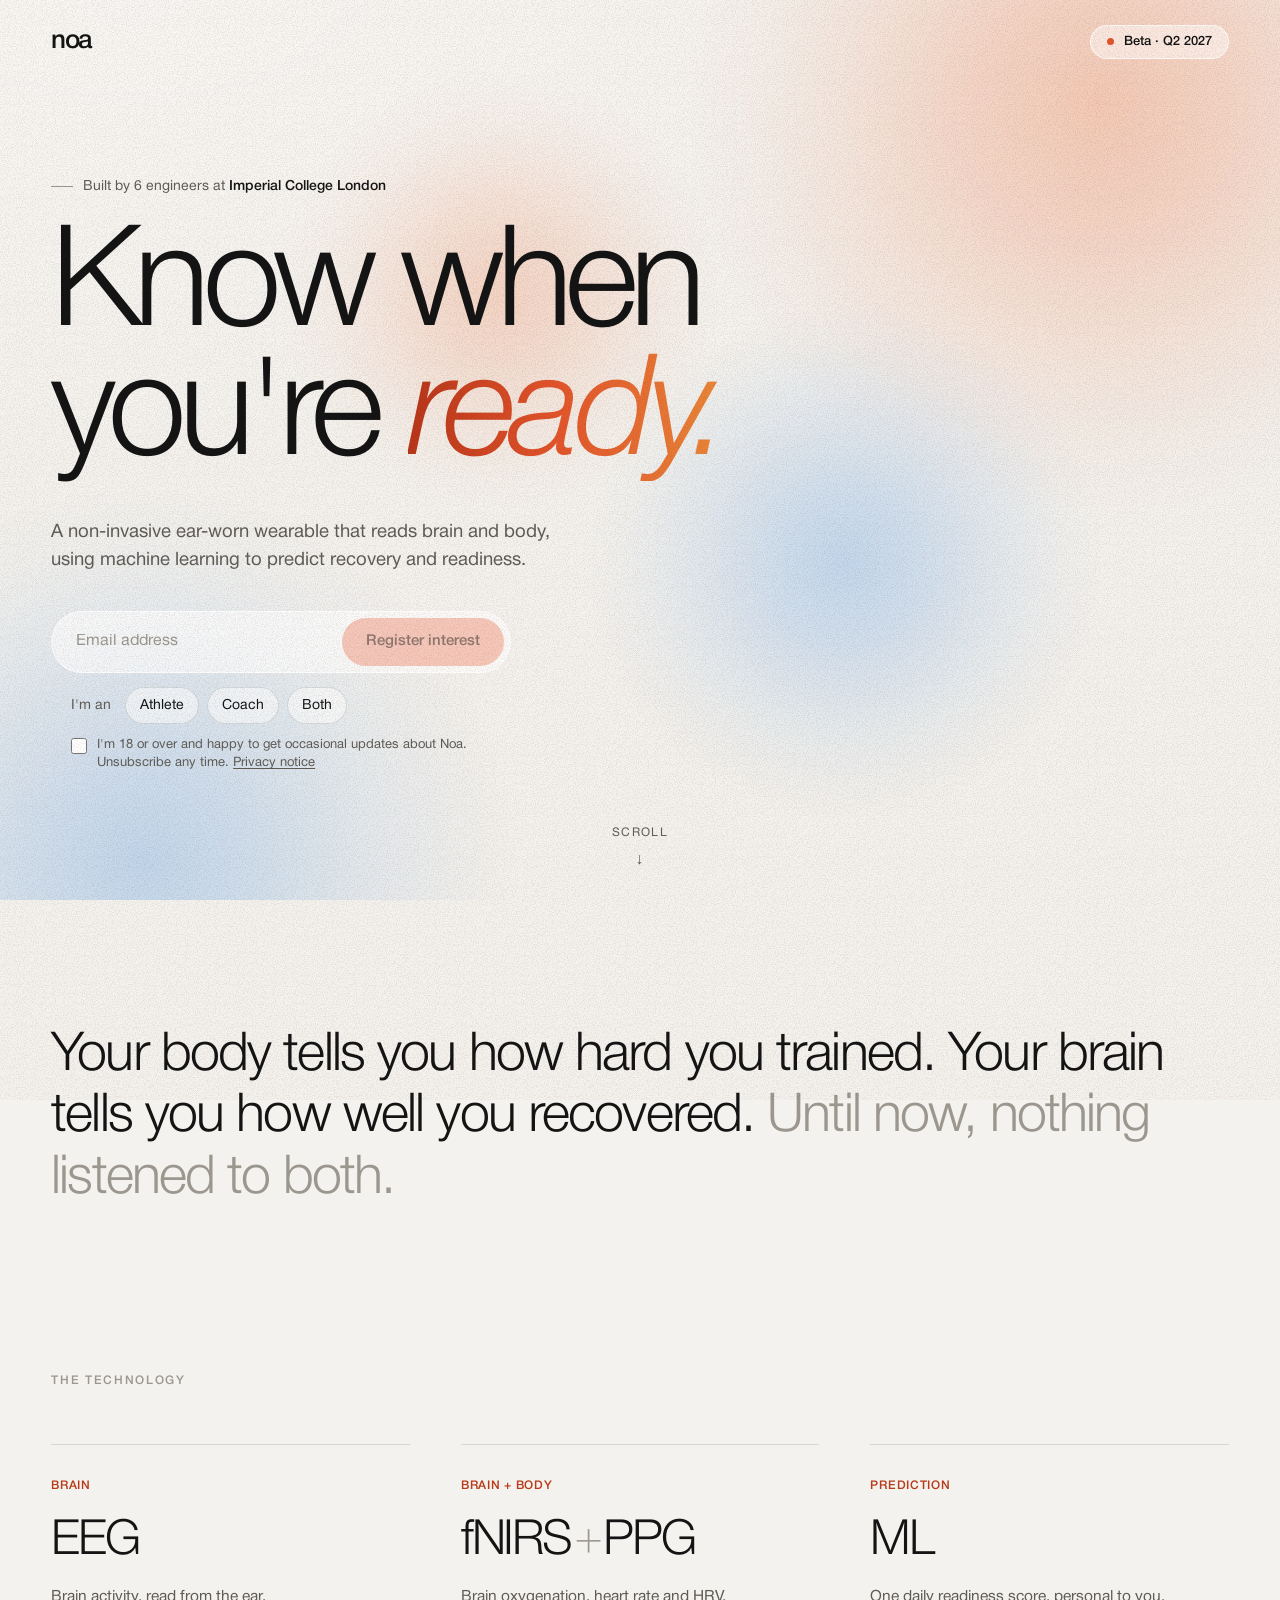
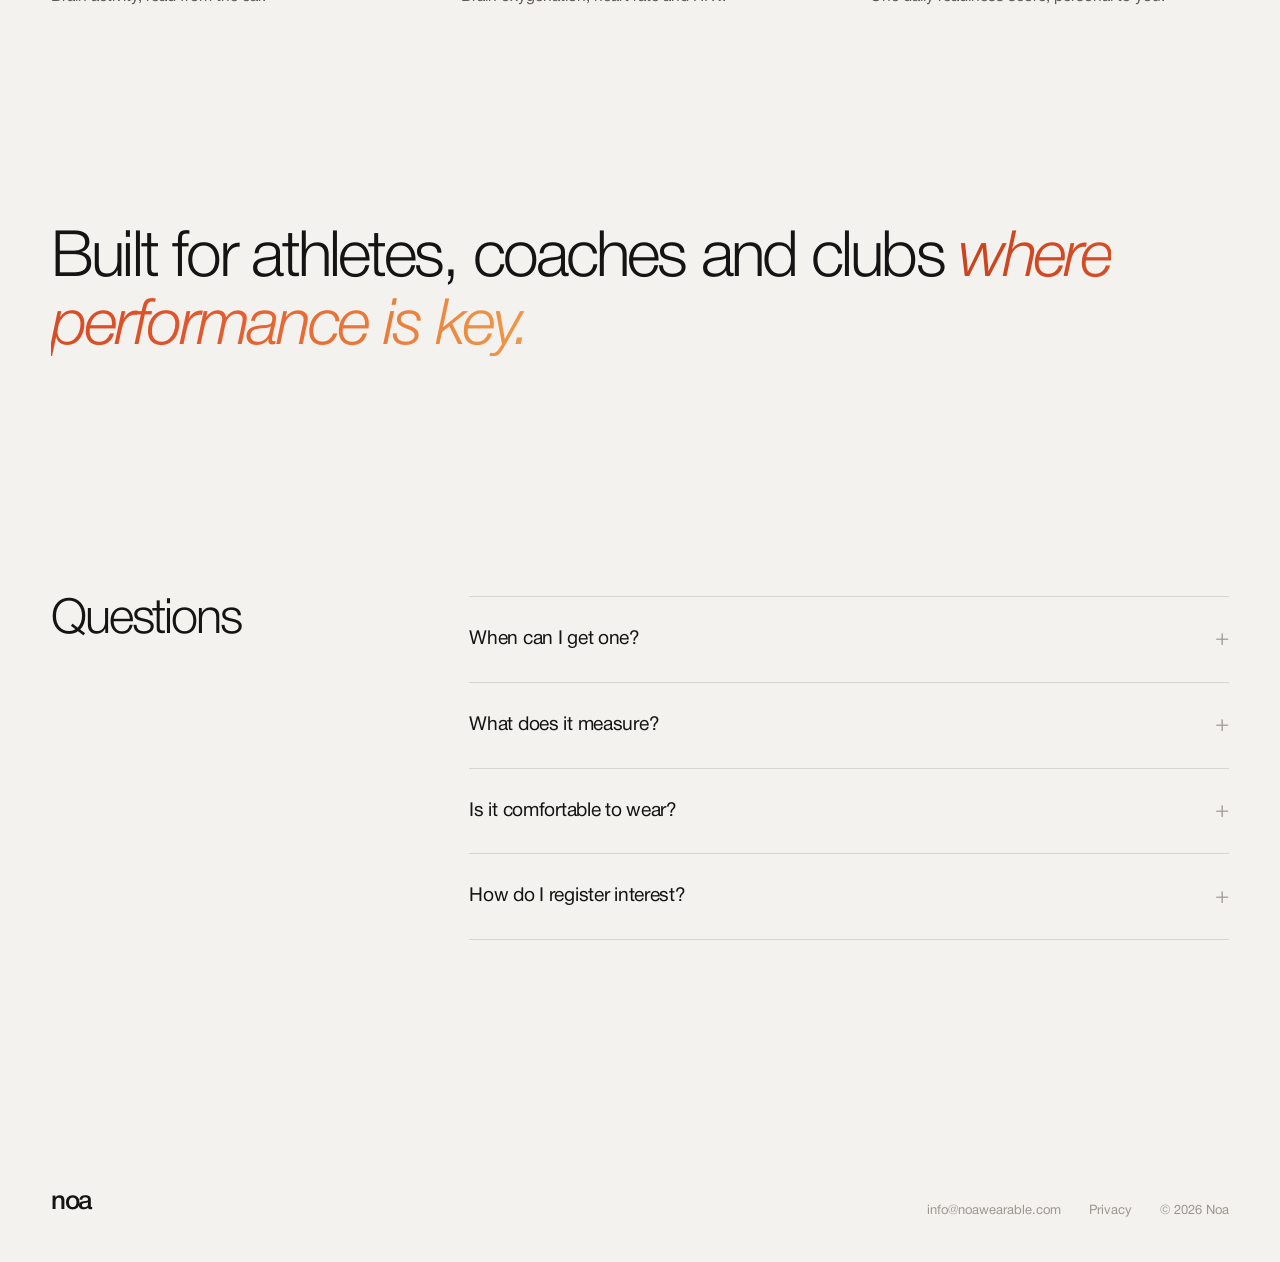
<file: index.html>
<!DOCTYPE html>
<html lang="en">
<head>
  <meta charset="UTF-8" />
  <meta name="viewport" content="width=device-width, initial-scale=1.0" />
  <title>Noa — Recovery & readiness, read from the ear</title>
  <meta name="description" content="Noa is a non-invasive ear-worn wearable that uses machine learning to predict recovery and readiness by combining brain and body signals. Built first for elite sport. Beta Q2 2027." />
  <meta name="theme-color" content="#f4f2ee" />
  <link rel="preload" href="fonts/HelveticaNeueLight.otf" as="font" type="font/otf" crossorigin />
  <link rel="preload" href="fonts/HelveticaNeueRoman.otf" as="font" type="font/otf" crossorigin />
  <link rel="stylesheet" href="styles.css?v=10" />
</head>
<body>

  <div class="grain" aria-hidden="true"></div>

  <!-- Soft gradient field (two soft colours only) -->
  <div class="field" aria-hidden="true">
    <!--
      Optional: swap the gradient for a slow, muted loop.
      <video class="field__video" autoplay muted loop playsinline poster="poster.jpg">
        <source src="hero.mp4" type="video/mp4" />
      </video>
    -->
    <div class="orb orb--a"></div>
    <div class="orb orb--b"></div>
    <div class="orb orb--c"></div>
    <div class="orb orb--d"></div>
  </div>

  <!-- Liquid-glass layer: soft frosted panes that slowly morph over the gradient -->
  <div class="glass" aria-hidden="true">
    <div class="pane pane--1"></div>
    <div class="pane pane--2"></div>
    <div class="pane pane--3"></div>
  </div>

  <!-- ============ NAV ============ -->
  <header class="nav">
    <a href="#top" class="logo" aria-label="Noa home">noa</a>
    <span class="pill"><i></i>Beta · Q2 2027</span>
  </header>

  <main id="top">

    <!-- ============ SCREEN 1 — HERO ============ -->
    <section class="hero">
      <div class="hero__inner">
        <p class="hero__team reveal"><span>Built by 6 engineers at <strong>Imperial College London</strong></span></p>
        <h1 class="hero__title reveal">Know when<br />you're <em>ready.</em></h1>

        <p class="hero__sub reveal">
          A non-invasive ear-worn wearable that reads brain and body,
          using machine learning to predict recovery and readiness.
        </p>

        <div class="signup reveal" id="join">
          <form id="betaForm" novalidate>
            <div class="form">
              <label for="email" class="sr-only">Email address</label>
              <input id="email" name="email" type="email" placeholder="Email address" autocomplete="email" required maxlength="254" />
              <button type="submit" class="btn">Register interest</button>
            </div>

            <fieldset class="choice" id="roleGroup">
              <legend>I'm an</legend>
              <label><input type="radio" name="role" value="athlete" required /><span>Athlete</span></label>
              <label><input type="radio" name="role" value="coach" /><span>Coach</span></label>
              <label><input type="radio" name="role" value="both" /><span>Both</span></label>
            </fieldset>

            <label class="consent">
              <input type="checkbox" name="consent" id="consent" />
              <span>I'm 18 or over and happy to get occasional updates about Noa. Unsubscribe any time. <a href="/privacy.html" target="_blank" rel="noopener">Privacy notice</a></span>
            </label>

            <!-- Honeypot: hidden from people, bots fill it in -->
            <div class="hp" aria-hidden="true">
              <label for="company">Company</label>
              <input id="company" name="company" type="text" tabindex="-1" autocomplete="off" />
            </div>
          </form>

          <div class="thanks" id="thanks" hidden tabindex="-1">
            <p class="thanks__title">You're on the list.</p>
            <p class="thanks__text">We'll email you as Noa develops. No spam, and you can leave any time.</p>
            <a class="btn btn--ghost" id="surveyLink" href="#" target="_blank" rel="noopener" hidden>Help shape Noa: 3 minute survey</a>
          </div>

          <p class="form__msg" id="formMsg" role="status" aria-live="polite"></p>
        </div>
      </div>

      <a href="#tech" class="hero__more reveal" aria-label="Scroll to technology">
        <span>Scroll</span>
        <span class="arrow">↓</span>
      </a>
    </section>

    <!-- ============ SCREEN 2 — WHY + TECH + TEAM ============ -->
    <section class="tech" id="tech">

      <p class="why reveal">
        Your body tells you how hard you trained. Your brain tells you how well you recovered.
        <span>Until now, nothing listened to both.</span>
      </p>

      <p class="label reveal">The technology</p>
      <div class="cols">
        <article class="col reveal">
          <span class="col__tag">Brain</span>
          <h2 class="col__title">EEG</h2>
          <p>Brain activity, read from the ear.</p>
        </article>
        <article class="col reveal">
          <span class="col__tag">Brain + body</span>
          <h2 class="col__title">fNIRS<span class="plus">+</span>PPG</h2>
          <p>Brain oxygenation, heart rate and HRV.</p>
        </article>
        <article class="col reveal">
          <span class="col__tag">Prediction</span>
          <h2 class="col__title">ML</h2>
          <p>One daily readiness score, personal to you.</p>
        </article>
      </div>

      <p class="tagline reveal">
        Built for athletes, coaches and clubs
        <span>where performance is key.</span>
      </p>
    </section>

    <!-- ============ SCREEN 3 — FAQ + BACKERS ============ -->
    <section class="end" id="faq">
      <div class="faq">
        <h2 class="faq__title reveal">Questions</h2>
        <div class="faq__list">
          <details class="reveal">
            <summary>When can I get one?</summary>
            <p>The private beta opens in Q2 2027 for a small group of teams and athletes.</p>
          </details>
          <details class="reveal">
            <summary>What does it measure?</summary>
            <p>Brain activity (EEG), brain oxygenation (fNIRS), and heart rate and HRV (PPG).</p>
          </details>
          <details class="reveal">
            <summary>Is it comfortable to wear?</summary>
            <p>It's designed to sit in/around the ear like an earbud. No straps, no headset.</p>
          </details>
          <details class="reveal">
            <summary>How do I register interest?</summary>
            <p><a href="#join">Leave your email at the top of the page.</a> We'll send occasional updates and get in touch when the beta opens.</p>
          </details>
        </div>
      </div>

      <footer class="foot reveal">
        <span class="logo">noa</span>
        <p class="foot__meta">
          <a href="mailto:info@noawearable.com"> info@noawearable.com </a>
          <a href="/privacy.html">Privacy</a>
          <span>© <span id="year"></span> Noa</span>
        </p>
      </footer>
    </section>
  </main>

  <script src="script.js?v=10"></script>
</body>
</html>
</file>
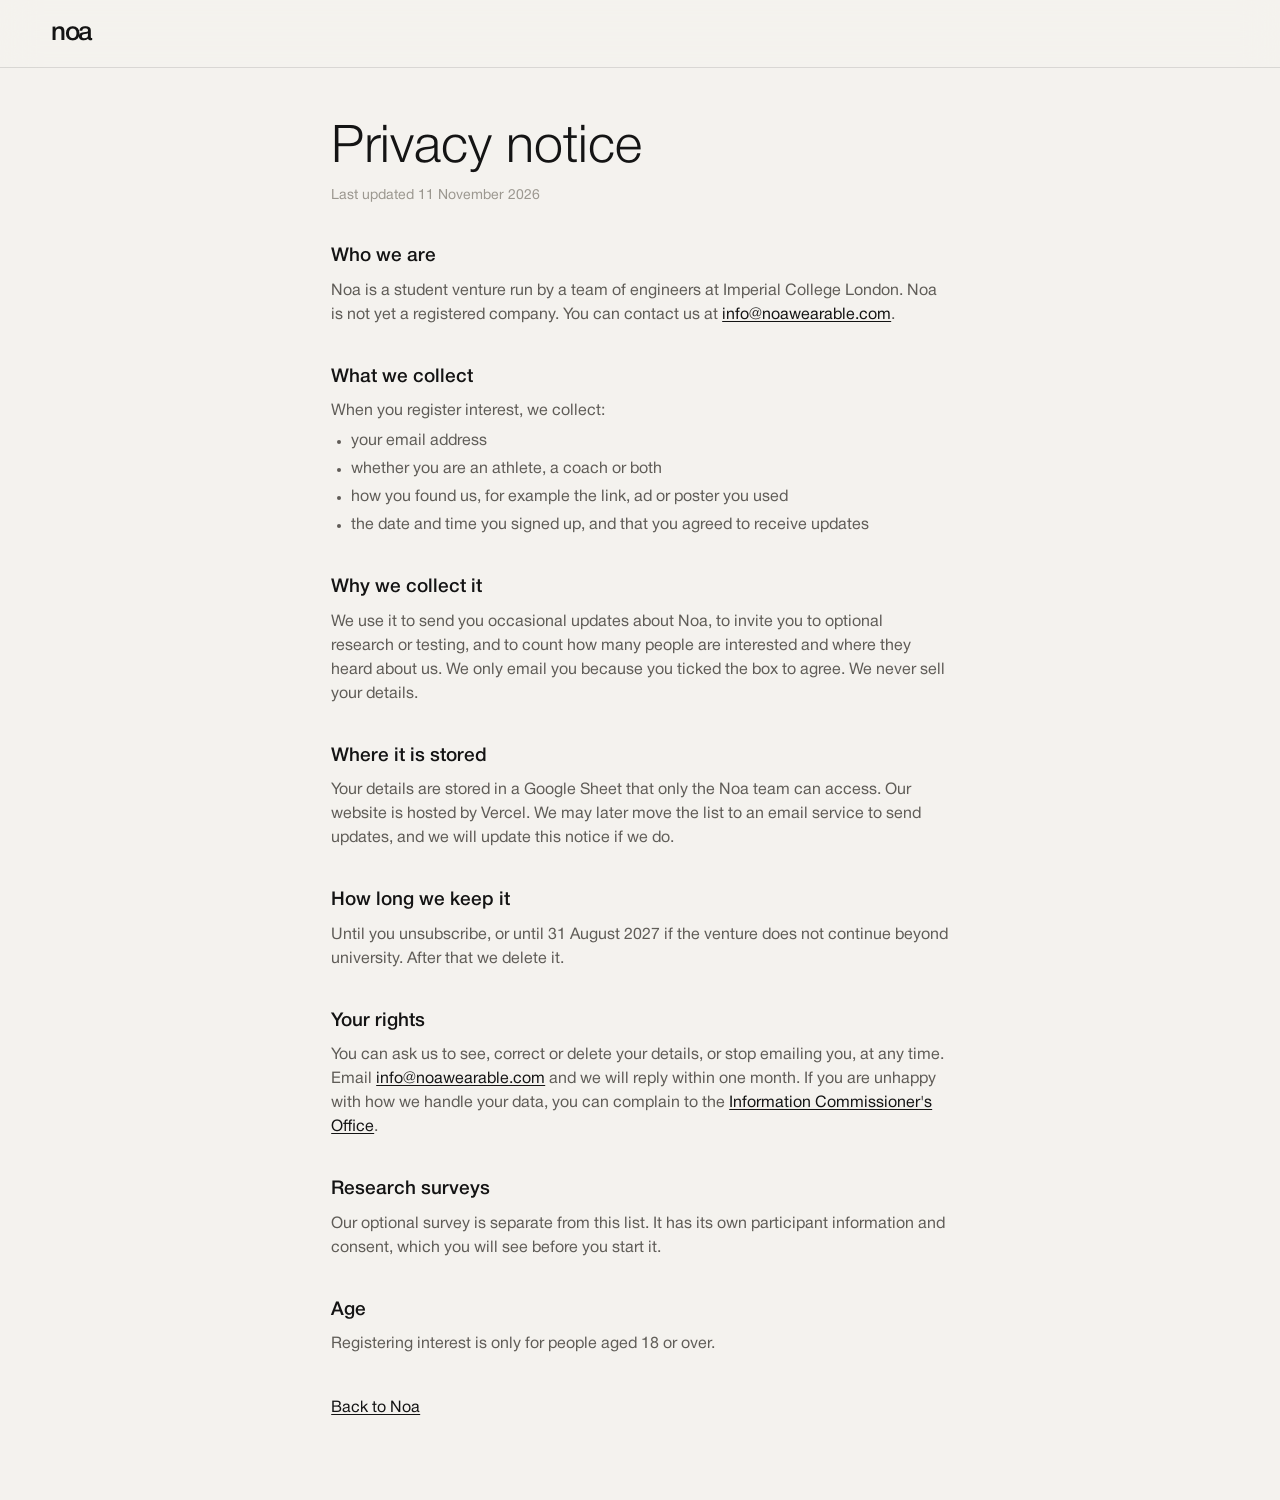
<file: privacy.html>
<!DOCTYPE html>
<html lang="en">
<head>
  <meta charset="UTF-8" />
  <meta name="viewport" content="width=device-width, initial-scale=1.0" />
  <title>Privacy notice · Noa</title>
  <meta name="robots" content="noindex" />
  <link rel="stylesheet" href="styles.css?v=10" />
  <style>
    .legal { max-width: 720px; margin: 0 auto; padding: 120px var(--pad) 80px; }
    .legal h1 { font-size: clamp(34px, 5vw, 52px); font-weight: 300; line-height: 1.1; margin-bottom: 8px; }
    .legal h2 { font-size: 19px; font-weight: 500; margin: 36px 0 8px; }
    .legal p, .legal li { color: var(--ink-2); font-size: 16px; }
    .legal ul { padding-left: 20px; margin-top: 6px; }
    .legal li { margin-bottom: 4px; }
    .legal a { text-decoration: underline; text-underline-offset: 2px; color: var(--ink); }
    .legal .updated { font-size: 14px; color: var(--ink-3); }
  </style>
</head>
<body>
  <header class="nav is-scrolled">
    <a href="/" class="logo" aria-label="Noa home">noa</a>
  </header>

  <main class="legal">
    <h1>Privacy notice</h1>
    <p class="updated">Last updated 11 November 2026</p>

    <h2>Who we are</h2>
    <p>Noa is a student venture run by a team of engineers at Imperial College London. Noa is not yet a registered company. You can contact us at <a href="mailto:info@noawearable.com">info@noawearable.com</a>.</p>

    <h2>What we collect</h2>
    <p>When you register interest, we collect:</p>
    <ul>
      <li>your email address</li>
      <li>whether you are an athlete, a coach or both</li>
      <li>how you found us, for example the link, ad or poster you used</li>
      <li>the date and time you signed up, and that you agreed to receive updates</li>
    </ul>

    <h2>Why we collect it</h2>
    <p>We use it to send you occasional updates about Noa, to invite you to optional research or testing, and to count how many people are interested and where they heard about us. We only email you because you ticked the box to agree. We never sell your details.</p>

    <h2>Where it is stored</h2>
    <p>Your details are stored in a Google Sheet that only the Noa team can access. Our website is hosted by Vercel. We may later move the list to an email service to send updates, and we will update this notice if we do.</p>

    <h2>How long we keep it</h2>
    <p>Until you unsubscribe, or until 31 August 2027 if the venture does not continue beyond university. After that we delete it.</p>

    <h2>Your rights</h2>
    <p>You can ask us to see, correct or delete your details, or stop emailing you, at any time. Email <a href="mailto:info@noawearable.com">info@noawearable.com</a> and we will reply within one month. If you are unhappy with how we handle your data, you can complain to the <a href="https://ico.org.uk/make-a-complaint/" target="_blank" rel="noopener">Information Commissioner's Office</a>.</p>

    <h2>Research surveys</h2>
    <p>Our optional survey is separate from this list. It has its own participant information and consent, which you will see before you start it.</p>

    <h2>Age</h2>
    <p>Registering interest is only for people aged 18 or over.</p>

    <p style="margin-top: 40px"><a href="/">Back to Noa</a></p>
  </main>
</body>
</html>
</file>
<file: styles.css>
/* =========================================================
   Fonts — local Helvetica Neue
   ========================================================= */
@font-face { font-family: "HN"; src: url("fonts/HelveticaNeueThin.otf") format("opentype"); font-weight: 200; font-display: swap; }
@font-face { font-family: "HN"; src: url("fonts/HelveticaNeueLight.otf") format("opentype"); font-weight: 300; font-display: swap; }
@font-face { font-family: "HN"; src: url("fonts/HelveticaNeueRoman.otf") format("opentype"); font-weight: 400; font-display: swap; }
@font-face { font-family: "HN"; src: url("fonts/HelveticaNeueMedium.otf") format("opentype"); font-weight: 500; font-display: swap; }
@font-face { font-family: "HN"; src: url("fonts/HelveticaNeueLightItalic.otf") format("opentype"); font-weight: 300; font-style: italic; font-display: swap; }

/* =========================================================
   Palette — two soft colours + one accent
   ========================================================= */
:root {
  --mist:   #bfd5ec;   /* soft 1 — cool, calm (brain)      */
  --blush:  #f2c3ad;   /* soft 2 — warm, human (body)      */
  --signal: #e2542b;   /* accent — retro orange-red "ready" signal */
  --signal-ink: #b73b18; /* same hue, deeper: small text on light bg */

  --bg:    #f4f2ee;
  --ink:   #141414;
  --ink-2: #5f5c57;
  --ink-3: #9b978f;
  --line:  rgba(20, 20, 20, 0.12);

  --pad: clamp(20px, 4vw, 56px);
  --max: 1320px;
  --ease: cubic-bezier(0.22, 1, 0.36, 1);
  --font: "HN", "Helvetica Neue", Helvetica, Arial, sans-serif;
}

/* =========================================================
   Base
   ========================================================= */
*, *::before, *::after { box-sizing: border-box; margin: 0; padding: 0; }
html { scroll-behavior: smooth; -webkit-text-size-adjust: 100%; }
body {
  font-family: var(--font);
  background: var(--bg);
  color: var(--ink);
  font-size: 17px; line-height: 1.5;
  -webkit-font-smoothing: antialiased;
  -moz-osx-font-smoothing: grayscale;
  overflow-x: hidden;
}
a { color: inherit; text-decoration: none; }
::selection { background: var(--signal); color: #fff; }
[hidden] { display: none !important; }
.sr-only { position: absolute; width: 1px; height: 1px; overflow: hidden; clip: rect(0 0 0 0); white-space: nowrap; }

/* Film grain: warm sepia specks on a transparent base, multiplied into the
   colours beneath so they tint with the page rather than sit on top. Jitters at
   ~12fps like projected film. The layer is oversized and only its transform
   moves, so it stays on the compositor and never repaints. Tune strength with
   opacity. */
.grain {
  position: fixed; inset: -200px; z-index: 100; pointer-events: none; opacity: 0.15;
  mix-blend-mode: multiply;
  background-image: url("data:image/svg+xml;utf8,<svg xmlns='http://www.w3.org/2000/svg' width='220' height='220'><filter id='n' x='0' y='0'><feTurbulence type='fractalNoise' baseFrequency='0.9' numOctaves='2' stitchTiles='stitch'/><feColorMatrix type='matrix' values='0 0 0 0 0.35  0 0 0 0 0.22  0 0 0 0 0.15  4 0 0 0 -1.8'/></filter><rect width='100%' height='100%' filter='url(%23n)'/></svg>");
  will-change: transform;
  animation: grain 0.8s steps(1) infinite;
}
@keyframes grain {
  0%   { transform: translate(0, 0); }
  10%  { transform: translate(-63px, 41px); }
  20%  { transform: translate(87px, -112px); }
  30%  { transform: translate(-128px, -27px); }
  40%  { transform: translate(34px, 139px); }
  50%  { transform: translate(-91px, -76px); }
  60%  { transform: translate(152px, 58px); }
  70%  { transform: translate(-17px, -143px); }
  80%  { transform: translate(119px, 96px); }
  90%  { transform: translate(-146px, 12px); }
}

/* =========================================================
   Gradient field — fixed behind the whole page
   ========================================================= */
.field {
  position: fixed; inset: 0; z-index: -1; overflow: hidden;
  /* no filter: blur() here — the orbs are already soft radial gradients, and a
     full-screen blur over animated children gets recomputed every frame */
  will-change: transform;
}
/* =========================================================
   Liquid glass — very soft frosted panes over the gradient
   ========================================================= */
.glass {
  position: fixed; inset: 0; z-index: -1; overflow: hidden; pointer-events: none;
  /* whole-page frost: a faint milky veil with a soft top-left sheen */
  background:
    radial-gradient(120% 80% at 10% 0%, rgba(255, 255, 255, 0.28), transparent 55%),
    linear-gradient(180deg, rgba(255, 255, 255, 0.10), rgba(255, 255, 255, 0.04));
}
.pane {
  position: absolute;
  /* no backdrop-filter: blurring an already-soft gradient was invisible but
     costly; the masked white sheen alone gives the frost */
  background: linear-gradient(135deg, rgba(255, 255, 255, 0.10) 0%, rgba(255, 255, 255, 0.02) 60%, rgba(255, 255, 255, 0.05) 100%);
  opacity: 0.6;
  /* long, gradual feather: no visible edge, the frost just fades in and out */
  -webkit-mask-image: radial-gradient(farthest-side, #000 25%, rgba(0, 0, 0, 0.45) 60%, transparent 100%);
  mask-image: radial-gradient(farthest-side, #000 25%, rgba(0, 0, 0, 0.45) 60%, transparent 100%);
  /* transform-only animation stays on the compositor (animating border-radius
     forced a repaint every frame) */
  will-change: transform;
}
.pane--1 {
  width: 46vmax; height: 40vmax; right: -8vmax; top: -6vmax;
  border-radius: 42% 58% 63% 37% / 41% 44% 56% 59%;
  animation: float1 30s ease-in-out infinite;
}
.pane--2 {
  width: 38vmax; height: 34vmax; left: -10vmax; bottom: -8vmax;
  border-radius: 61% 39% 45% 55% / 52% 61% 39% 48%;
  animation: float2 34s ease-in-out infinite;
}
.pane--3 {
  width: 22vmax; height: 20vmax; left: 46vw; top: 52vh;
  border-radius: 50% 50% 38% 62% / 58% 42% 58% 42%;
  opacity: 0.4;
  animation: float3 24s ease-in-out infinite;
}
@keyframes float1 { 50% { transform: translate(-6vw, 8vh) rotate(8deg); } }
@keyframes float2 { 50% { transform: translate(7vw, -6vh) rotate(-10deg); } }
@keyframes float3 { 50% { transform: translate(-12vw, -10vh) rotate(14deg) scale(1.1); } }

@media (max-width: 760px) {
  .pane--3 { display: none; }
}

.field__video { position: absolute; inset: 0; width: 100%; height: 100%; object-fit: cover; }
.orb { position: absolute; border-radius: 50%; will-change: transform; }
.orb--a {
  width: 64vmax; height: 64vmax; right: -18vmax; top: -24vmax;
  background: radial-gradient(circle, var(--blush) 0%, color-mix(in srgb, var(--blush) 70%, transparent) 22%, color-mix(in srgb, var(--blush) 30%, transparent) 45%, color-mix(in srgb, var(--blush) 8%, transparent) 62%, transparent 72%);
  animation: driftA 16s ease-in-out infinite;
}
.orb--b {
  width: 58vmax; height: 58vmax; left: -18vmax; bottom: -26vmax;
  background: radial-gradient(circle, var(--mist) 0%, color-mix(in srgb, var(--mist) 70%, transparent) 22%, color-mix(in srgb, var(--mist) 30%, transparent) 45%, color-mix(in srgb, var(--mist) 8%, transparent) 62%, transparent 72%);
  animation: driftB 19s ease-in-out infinite;
}
.orb--c {
  width: 40vmax; height: 40vmax; right: 14vw; top: 34vh;
  background: radial-gradient(circle, var(--mist) 0%, color-mix(in srgb, var(--mist) 70%, transparent) 22%, color-mix(in srgb, var(--mist) 30%, transparent) 45%, color-mix(in srgb, var(--mist) 8%, transparent) 62%, transparent 72%);
  animation: driftC 14s ease-in-out infinite;
}
.orb--d {
  width: 34vmax; height: 34vmax; left: 22vw; top: 8vh;
  background: radial-gradient(circle, var(--blush) 0%, color-mix(in srgb, var(--blush) 70%, transparent) 22%, color-mix(in srgb, var(--blush) 30%, transparent) 45%, color-mix(in srgb, var(--blush) 8%, transparent) 62%, transparent 72%);
  opacity: 0.75;
  animation: driftD 21s ease-in-out infinite;
}
/* looping orbital paths: always moving, never snapping back */
@keyframes driftA {
  0%, 100% { transform: translate(0, 0) scale(1); }
  33%      { transform: translate(-18vw, 14vh) scale(1.15); }
  66%      { transform: translate(-6vw, 26vh) scale(0.92); }
}
@keyframes driftB {
  0%, 100% { transform: translate(0, 0) scale(1); }
  33%      { transform: translate(20vw, -10vh) scale(1.12); }
  66%      { transform: translate(8vw, -24vh) scale(0.9); }
}
@keyframes driftC {
  0%, 100% { transform: translate(0, 0) scale(1); }
  50%      { transform: translate(-28vw, -14vh) scale(1.2); }
}
@keyframes driftD {
  0%, 100% { transform: translate(0, 0) scale(1); }
  50%      { transform: translate(30vw, 30vh) scale(0.85); }
}

/* =========================================================
   Nav
   ========================================================= */
.nav {
  position: fixed; top: 0; left: 0; right: 0; z-index: 50;
  display: flex; align-items: center; justify-content: space-between;
  padding: 22px var(--pad);
}
.nav { transition: background 0.4s, border-color 0.4s, padding 0.4s var(--ease); border-bottom: 1px solid transparent; }
.nav.is-scrolled {
  padding-top: 14px; padding-bottom: 14px;
  background: rgba(244, 242, 238, 0.7);
  backdrop-filter: blur(18px) saturate(1.3); -webkit-backdrop-filter: blur(18px) saturate(1.3);
  border-color: var(--line);
}
.logo { font-size: 26px; font-weight: 500; letter-spacing: -0.06em; }

.pill {
  display: inline-flex; align-items: center; gap: 10px;
  height: 34px; padding: 0 16px;
  border-radius: 999px;
  background: rgba(255, 255, 255, 0.5);
  border: 1px solid rgba(255, 255, 255, 0.8);
  backdrop-filter: blur(12px); -webkit-backdrop-filter: blur(12px);
  font-size: 13px; font-weight: 500;
}
.pill i {
  width: 7px; height: 7px; border-radius: 50%; background: var(--signal);
  box-shadow: 0 0 0 0 rgba(226, 84, 43, 0.5);
  animation: ping 2s ease-out infinite;
}
@keyframes ping { to { box-shadow: 0 0 0 9px rgba(226, 84, 43, 0); } }

/* =========================================================
   Screen 1 — Hero
   ========================================================= */
.hero {
  min-height: 100svh;
  display: flex; flex-direction: column; justify-content: center;
  padding: 110px var(--pad) 32px;
  position: relative;
}
.hero__inner { max-width: var(--max); width: 100%; margin: 0 auto; }

.hero__title {
  font-size: clamp(58px, 11vw, 176px);
  font-weight: 300;
  letter-spacing: -0.055em;
  line-height: 0.92;
  margin-bottom: 36px;
}
.hero__title em {
  font-style: italic; padding-right: 0.06em;
  background: linear-gradient(90deg, #b8361a, var(--signal) 45%, #ea8a3a);
  -webkit-background-clip: text; background-clip: text; color: transparent;
}

.hero__sub {
  max-width: 540px;
  font-size: clamp(17px, 1.45vw, 20px);
  color: var(--ink-2);
  margin-bottom: 36px;
}

.form {
  display: flex; gap: 6px; max-width: 460px;
  padding: 6px; border-radius: 999px;
  background: rgba(255, 255, 255, 0.6);
  border: 1px solid rgba(255, 255, 255, 0.9);
  backdrop-filter: blur(14px); -webkit-backdrop-filter: blur(14px);
  transition: box-shadow 0.3s;
}
.form:focus-within { box-shadow: 0 0 0 3px rgba(226, 84, 43, 0.18); }
.form input {
  flex: 1; min-width: 0; border: 0; outline: none; background: transparent;
  padding: 0 18px; font: 400 16px var(--font); color: var(--ink);
}
.form input::placeholder { color: var(--ink-3); }
.form.is-done { opacity: 0.5; pointer-events: none; }
#betaForm.is-sending .btn { opacity: 0.7; cursor: progress; }

.btn {
  height: 48px; padding: 0 24px; border: 0; border-radius: 999px;
  background: #ea6c45; color: var(--ink);
  font: 500 15px/1 var(--font); cursor: pointer;
  transition: transform 0.5s var(--ease), background 0.3s;
}
.btn:hover { background: var(--signal); transform: translateY(-1px); }

.btn:disabled, .btn:disabled:hover {
  background: rgba(234, 108, 69, 0.35); color: rgba(20, 20, 20, 0.45);
  cursor: not-allowed; transform: none;
}
#betaForm.is-sending .btn:disabled { background: #ea6c45; color: var(--ink); opacity: 0.7; cursor: progress; }

.form__msg { margin-top: 14px; font-size: 14px; color: var(--ink-2); min-height: 21px; padding-left: 20px; }
.form__msg.is-error { color: var(--signal-ink); }

/* Register interest: role toggle, consent, thank-you */
.signup { max-width: 460px; }
.choice {
  display: flex; align-items: center; flex-wrap: wrap; gap: 8px;
  border: 0; margin-top: 14px; padding-left: 20px;
}
.choice legend { float: left; margin-right: 6px; font-size: 14px; color: var(--ink-2); }
.choice label { position: relative; cursor: pointer; }
.choice input { position: absolute; opacity: 0; width: 1px; height: 1px; }
.choice span {
  display: inline-block; padding: 7px 14px; border-radius: 999px;
  font-size: 14px; color: var(--ink);
  background: rgba(255, 255, 255, 0.55); border: 1px solid var(--line);
  transition: background 0.2s, border-color 0.2s, color 0.2s;
}
.choice label:hover span { border-color: rgba(20, 20, 20, 0.3); }
.choice input:checked + span { background: var(--ink); border-color: var(--ink); color: #fff; }
.choice input:focus-visible + span { box-shadow: 0 0 0 3px rgba(226, 84, 43, 0.35); }

.consent {
  display: flex; gap: 10px; align-items: flex-start;
  margin-top: 12px; padding-left: 20px;
  font-size: 13px; line-height: 1.45; color: var(--ink-2); cursor: pointer;
}
.consent input { margin-top: 2px; width: 16px; height: 16px; flex: none; accent-color: var(--signal); }
.consent a { text-decoration: underline; text-underline-offset: 2px; }

.hp { position: absolute; left: -9999px; width: 1px; height: 1px; overflow: hidden; }

.thanks {
  padding: 22px 24px; border-radius: 24px; outline: none;
  background: rgba(255, 255, 255, 0.6); border: 1px solid rgba(255, 255, 255, 0.9);
}
.thanks__title { font-size: 20px; font-weight: 500; }
.thanks__text { margin-top: 4px; font-size: 15px; color: var(--ink-2); }
.thanks .btn { display: inline-flex; align-items: center; margin-top: 16px; }
.btn--ghost { background: var(--ink); color: #fff; }
.btn--ghost:hover { background: var(--signal); color: var(--ink); }
.faq a { text-decoration: underline; text-underline-offset: 2px; }

.hero__more {
  position: absolute; left: 50%; bottom: 28px; transform: translateX(-50%);
  display: inline-flex; flex-direction: column; align-items: center; gap: 6px;
  font-size: 12px; letter-spacing: 0.12em; text-transform: uppercase; color: var(--ink-2);
}
.hero__more .arrow { font-size: 16px; animation: bob 2.2s var(--ease) infinite; }
@keyframes bob { 50% { transform: translateY(5px); } }

/* =========================================================
   Screen 2 — Why + Tech stack + Team
   ========================================================= */
.tech {
  min-height: 0;
  max-width: var(--max); margin: 0 auto;
  padding: clamp(90px, 14vh, 160px) var(--pad) 0;
  display: flex; flex-direction: column;
}

.why {
  font-size: clamp(30px, 4.2vw, 60px);
  font-weight: 300;
  letter-spacing: -0.035em;
  line-height: 1.14;
  text-wrap: pretty;
  margin-bottom: clamp(110px, 18vh, 200px);
}
.why span { color: var(--ink-3); }

.label {
  font-size: 12px; font-weight: 500; letter-spacing: 0.14em; text-transform: uppercase;
  color: var(--ink-3); margin-bottom: clamp(40px, 6vh, 64px);
}

/* Shared three-column system: every column has its own top rule and
   identical padding, so titles and copy line up exactly. */
.cols {
  display: grid; grid-template-columns: repeat(3, minmax(0, 1fr));
  column-gap: clamp(28px, 4vw, 64px);
}
.col { border-top: 1px solid var(--line); padding-top: 32px; }
.col__tag {
  display: block;
  font-size: 12px; font-weight: 500; letter-spacing: 0.06em; text-transform: uppercase;
  color: var(--signal-ink);
}
.col__title {
  font-size: clamp(36px, 3.8vw, 56px);
  font-weight: 300; letter-spacing: -0.045em; line-height: 1;
  margin: 22px 0 20px; white-space: nowrap;
}
.col__title .plus { color: var(--ink-3); font-weight: 200; margin: 0 0.06em; }
.col__title--sm {
  font-size: clamp(22px, 2vw, 28px); letter-spacing: -0.025em; line-height: 1.15;
  font-weight: 400; white-space: normal;
}
.col p { color: var(--ink-2); font-size: 15.5px; line-height: 1.6; max-width: 330px; }

.tagline {
  margin-top: clamp(140px, 24vh, 260px);
  font-size: clamp(34px, 5vw, 76px);
  font-weight: 300; letter-spacing: -0.045em; line-height: 1.06;
  text-wrap: pretty;
}
.tagline span {
  font-style: italic;
  background: linear-gradient(90deg, #c9441f, var(--signal) 45%, #ef9a4a);
  -webkit-background-clip: text; background-clip: text; color: transparent;
  padding-right: 0.06em;
}

/* =========================================================
   Screen 3 — FAQ + backers
   ========================================================= */
.end {
  min-height: 100svh;
  max-width: var(--max); margin: 0 auto;
  padding: clamp(160px, 26vh, 280px) var(--pad) 40px;
  display: flex; flex-direction: column;
}
.faq {
  display: grid; grid-template-columns: 1fr 2fr;
  column-gap: clamp(24px, 3vw, 48px);
}
.faq__title {
  font-size: clamp(36px, 3.8vw, 56px);
  font-weight: 300; letter-spacing: -0.045em; line-height: 1;
}
.faq__list { border-top: 1px solid var(--line); }
.faq details { border-bottom: 1px solid var(--line); }
.faq summary {
  list-style: none; cursor: pointer;
  display: flex; justify-content: space-between; align-items: center; gap: 24px;
  padding: 28px 0;
  font-size: clamp(18px, 1.5vw, 21px); letter-spacing: -0.015em;
}
.faq summary::-webkit-details-marker { display: none; }
.faq summary::after {
  content: "+"; font-size: 24px; font-weight: 300; line-height: 1; color: var(--ink-3);
  transition: transform 0.4s var(--ease), color 0.3s;
}
.faq details[open] summary::after { transform: rotate(45deg); color: var(--signal-ink); }
.faq summary:hover::after { color: var(--signal-ink); }
.faq details p { color: var(--ink-2); font-size: 15.5px; padding: 0 0 28px; line-height: 1.6; max-width: 560px; }

.hero__team {
  display: inline-flex; align-items: center; gap: 10px;
  font-size: 14px; color: var(--ink-2);
  margin-bottom: clamp(20px, 3vh, 32px);
}
.hero__team strong { font-weight: 500; color: var(--ink); }
.hero__team::before {
  content: ""; width: 22px; height: 1px; background: var(--ink-3);
}

.foot {
  margin-top: auto;
  padding-top: clamp(120px, 18vh, 200px);
  display: flex; justify-content: space-between; align-items: flex-end; gap: 24px; flex-wrap: wrap;
}
.foot__meta { display: flex; gap: 28px; font-size: 13px; color: var(--ink-3); }
.foot__meta a:hover { color: var(--signal-ink); }

/* =========================================================
   Reveal
   ========================================================= */
.reveal {
  opacity: 0; transform: translateY(24px);
  transition: opacity 1.1s var(--ease), transform 1.1s var(--ease);
  transition-delay: var(--d, 0s);
}
.reveal.in { opacity: 1; transform: none; }
.hero__more.reveal { transform: translate(-50%, 24px); }
.hero__more.reveal.in { transform: translateX(-50%); }

/* =========================================================
   Responsive
   ========================================================= */
@media (max-width: 860px) {
  .cols { grid-template-columns: 1fr; row-gap: 36px; }
  .col__title { margin: 10px 0 10px; }
  .faq { grid-template-columns: 1fr; row-gap: 28px; }
}
@media (max-width: 520px) {
  .form { flex-direction: column; border-radius: 24px; padding: 8px; }
  .form input { height: 46px; }
  .choice, .consent, .form__msg { padding-left: 4px; }
  .hero__more { display: none; }
  .foot { flex-direction: column; align-items: flex-start; }
}
@media (prefers-reduced-motion: reduce) {
  *, *::before, *::after { animation: none !important; transition: none !important; }
  .reveal { opacity: 1; transform: none; }
  html { scroll-behavior: auto; }
}
</file>
